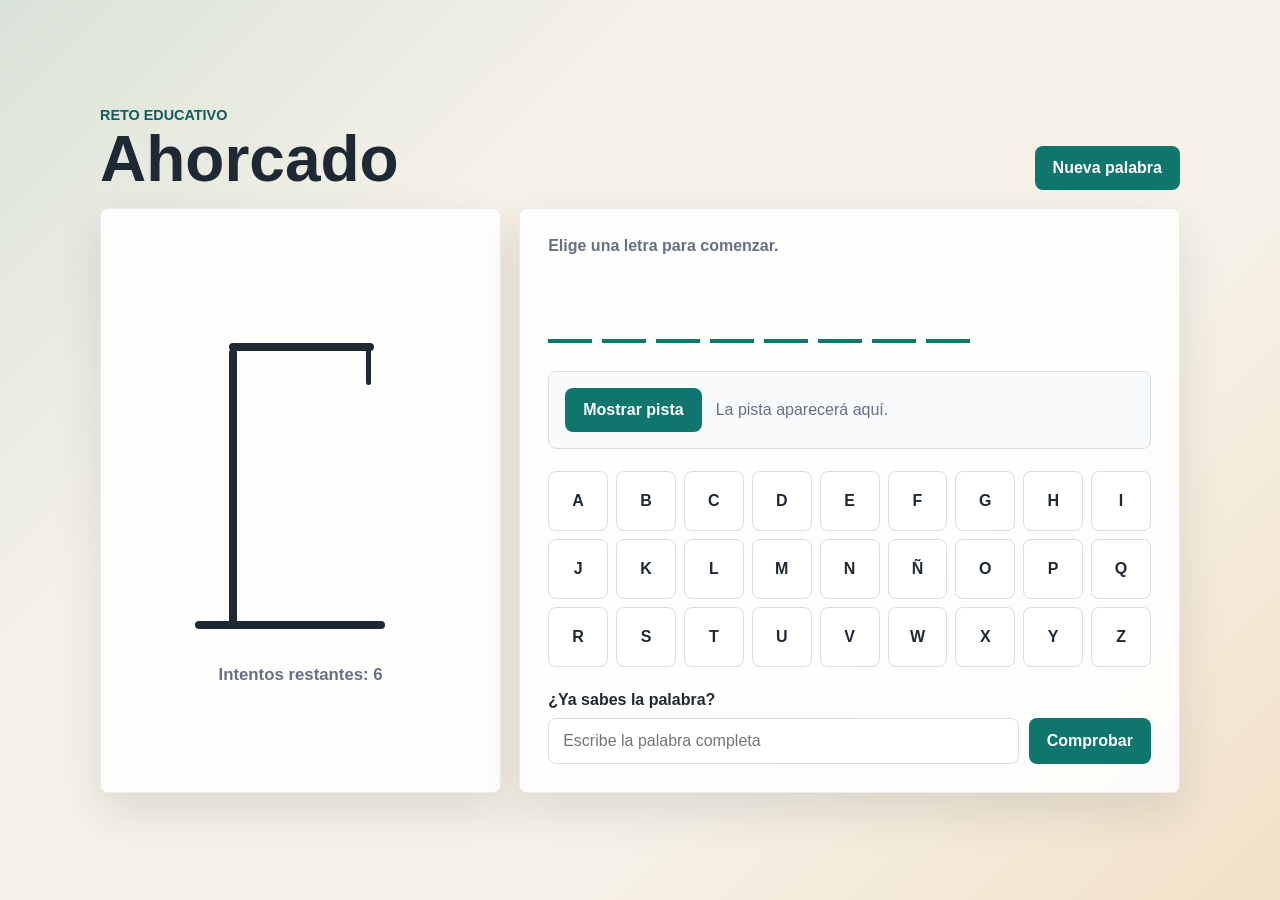
<file: index.html>
<!DOCTYPE html>
<html lang="es">
<head>
  <meta charset="UTF-8">
  <meta name="viewport" content="width=device-width, initial-scale=1.0">
  <title>Juego de Ahorcado</title>
  <link rel="stylesheet" href="styles.css">
</head>
<body>
  <main class="game-shell">
    <section class="hero">
      <div>
        <p class="eyebrow">Reto educativo</p>
        <h1>Ahorcado</h1>
      </div>
      <button class="secondary-button" id="new-game-button" type="button">Nueva palabra</button>
    </section>

    <section class="game-layout" aria-label="Juego de ahorcado">
      <article class="hangman-panel">
        <div class="hangman-drawing" aria-label="Dibujo del ahorcado">
          <div class="gallows base"></div>
          <div class="gallows pole"></div>
          <div class="gallows beam"></div>
          <div class="gallows rope"></div>
          <div class="body-part head"></div>
          <div class="body-part torso"></div>
          <div class="body-part left-arm"></div>
          <div class="body-part right-arm"></div>
          <div class="body-part left-leg"></div>
          <div class="body-part right-leg"></div>
        </div>
        <p class="attempts" id="attempts-text">Intentos restantes: 6</p>
      </article>

      <article class="play-panel">
        <p class="status" id="status-text">Elige una letra para comenzar.</p>
        <div class="word" id="word-display" aria-live="polite"></div>

        <div class="hint-box">
          <button class="hint-button" id="hint-button" type="button">Mostrar pista</button>
          <p id="hint-text">La pista aparecerá aquí.</p>
        </div>

        <div class="keyboard" id="keyboard" aria-label="Teclado de letras"></div>

        <form class="guess-form" id="guess-form">
          <label for="full-word-input">¿Ya sabes la palabra?</label>
          <div class="guess-row">
            <input id="full-word-input" type="text" autocomplete="off" placeholder="Escribe la palabra completa">
            <button type="submit">Comprobar</button>
          </div>
        </form>
      </article>
    </section>
  </main>

  <script src="script.js"></script>
</body>
</html>
</file>
<file: styles.css>
:root {
  --bg: #f6f2e8;
  --ink: #1f2933;
  --muted: #667085;
  --panel: #ffffff;
  --line: #d8dee6;
  --primary: #0f766e;
  --primary-dark: #115e59;
  --accent: #d97706;
  --danger: #be123c;
  --success: #15803d;
  --shadow: 0 18px 45px rgba(31, 41, 51, 0.12);
}

* {
  box-sizing: border-box;
}

body {
  min-height: 100vh;
  margin: 0;
  display: grid;
  place-items: center;
  background:
    linear-gradient(135deg, rgba(15, 118, 110, 0.12), transparent 32%),
    linear-gradient(315deg, rgba(217, 119, 6, 0.14), transparent 34%),
    var(--bg);
  color: var(--ink);
  font-family: Arial, Helvetica, sans-serif;
}

button,
input {
  font: inherit;
}

button {
  border: 0;
  cursor: pointer;
}

.game-shell {
  width: min(1080px, calc(100% - 32px));
  margin: 32px auto;
}

.hero {
  display: flex;
  align-items: end;
  justify-content: space-between;
  gap: 20px;
  margin-bottom: 18px;
}

.eyebrow {
  margin: 0 0 6px;
  color: var(--primary-dark);
  font-size: 0.9rem;
  font-weight: 700;
  text-transform: uppercase;
}

h1 {
  margin: 0;
  font-size: clamp(2.4rem, 5vw, 4.5rem);
  line-height: 0.95;
}

.secondary-button,
.hint-button,
.guess-row button {
  min-height: 44px;
  border-radius: 8px;
  padding: 0 18px;
  background: var(--primary);
  color: #fff;
  font-weight: 700;
  transition: transform 0.2s ease, background 0.2s ease;
}

.secondary-button:hover,
.hint-button:hover,
.guess-row button:hover {
  background: var(--primary-dark);
  transform: translateY(-1px);
}

.game-layout {
  display: grid;
  grid-template-columns: minmax(270px, 0.85fr) minmax(320px, 1.4fr);
  gap: 18px;
}

.hangman-panel,
.play-panel {
  min-height: 520px;
  border: 1px solid rgba(31, 41, 51, 0.08);
  border-radius: 8px;
  background: rgba(255, 255, 255, 0.88);
  box-shadow: var(--shadow);
}

.hangman-panel {
  display: grid;
  align-content: center;
  justify-items: center;
  padding: 28px;
}

.hangman-drawing {
  position: relative;
  width: 260px;
  height: 330px;
}

.gallows,
.body-part {
  position: absolute;
  background: var(--ink);
}

.base {
  left: 24px;
  bottom: 16px;
  width: 190px;
  height: 8px;
  border-radius: 999px;
}

.pole {
  left: 58px;
  bottom: 16px;
  width: 8px;
  height: 280px;
  border-radius: 999px;
}

.beam {
  left: 58px;
  top: 28px;
  width: 145px;
  height: 8px;
  border-radius: 999px;
}

.rope {
  left: 195px;
  top: 28px;
  width: 5px;
  height: 42px;
  border-radius: 999px;
}

.body-part {
  display: none;
  background: var(--danger);
}

.head {
  left: 173px;
  top: 70px;
  width: 50px;
  height: 50px;
  border: 6px solid var(--danger);
  border-radius: 50%;
  background: transparent;
}

.torso {
  left: 195px;
  top: 120px;
  width: 6px;
  height: 86px;
  border-radius: 999px;
}

.left-arm,
.right-arm,
.left-leg,
.right-leg {
  width: 6px;
  height: 66px;
  border-radius: 999px;
  transform-origin: top center;
}

.left-arm {
  left: 195px;
  top: 135px;
  transform: rotate(42deg);
}

.right-arm {
  left: 195px;
  top: 135px;
  transform: rotate(-42deg);
}

.left-leg {
  left: 195px;
  top: 202px;
  transform: rotate(36deg);
}

.right-leg {
  left: 195px;
  top: 202px;
  transform: rotate(-36deg);
}

.body-part.visible {
  display: block;
}

.attempts {
  margin: 20px 0 0;
  color: var(--muted);
  font-size: 1.05rem;
  font-weight: 700;
}

.play-panel {
  padding: 28px;
}

.status {
  min-height: 28px;
  margin: 0 0 22px;
  color: var(--muted);
  font-weight: 700;
}

.status.win {
  color: var(--success);
}

.status.lose {
  color: var(--danger);
}

.word {
  display: flex;
  flex-wrap: wrap;
  gap: 10px;
  min-height: 62px;
  margin-bottom: 22px;
}

.letter-slot {
  display: grid;
  place-items: center;
  width: 44px;
  height: 56px;
  border-bottom: 4px solid var(--primary);
  color: var(--ink);
  font-size: 2rem;
  font-weight: 800;
  text-transform: uppercase;
}

.hint-box {
  display: grid;
  grid-template-columns: auto 1fr;
  align-items: center;
  gap: 14px;
  margin-bottom: 22px;
  padding: 16px;
  border: 1px solid var(--line);
  border-radius: 8px;
  background: #f8fafc;
}

.hint-box p {
  margin: 0;
  color: var(--muted);
}

.keyboard {
  display: grid;
  grid-template-columns: repeat(9, minmax(34px, 1fr));
  gap: 8px;
  margin-bottom: 24px;
}

.key {
  aspect-ratio: 1;
  border: 1px solid var(--line);
  border-radius: 8px;
  background: #fff;
  color: var(--ink);
  font-weight: 800;
  text-transform: uppercase;
  transition: transform 0.15s ease, border 0.15s ease, background 0.15s ease;
}

.key:hover:not(:disabled) {
  border-color: var(--primary);
  transform: translateY(-1px);
}

.key:disabled {
  cursor: not-allowed;
  opacity: 0.5;
}

.key.correct {
  background: rgba(21, 128, 61, 0.12);
  border-color: var(--success);
  color: var(--success);
}

.key.incorrect {
  background: rgba(190, 18, 60, 0.1);
  border-color: var(--danger);
  color: var(--danger);
}

.guess-form {
  display: grid;
  gap: 9px;
}

.guess-form label {
  color: var(--ink);
  font-weight: 800;
}

.guess-row {
  display: grid;
  grid-template-columns: 1fr auto;
  gap: 10px;
}

.guess-row input {
  min-width: 0;
  min-height: 46px;
  border: 1px solid var(--line);
  border-radius: 8px;
  padding: 0 14px;
  color: var(--ink);
  background: #fff;
}

.guess-row input:focus {
  outline: 3px solid rgba(15, 118, 110, 0.2);
  border-color: var(--primary);
}

@media (max-width: 760px) {
  body {
    place-items: start center;
  }

  .hero,
  .guess-row,
  .hint-box {
    grid-template-columns: 1fr;
  }

  .hero {
    display: grid;
    align-items: start;
  }

  .game-layout {
    grid-template-columns: 1fr;
  }

  .hangman-panel,
  .play-panel {
    min-height: auto;
  }

  .hangman-drawing {
    transform: scale(0.86);
    transform-origin: center;
    margin: -22px 0;
  }

  .keyboard {
    grid-template-columns: repeat(7, minmax(34px, 1fr));
  }
}

@media (max-width: 430px) {
  .game-shell {
    width: min(100% - 20px, 1080px);
    margin: 18px auto;
  }

  .play-panel,
  .hangman-panel {
    padding: 18px;
  }

  .keyboard {
    grid-template-columns: repeat(6, minmax(32px, 1fr));
  }

  .letter-slot {
    width: 36px;
    height: 50px;
    font-size: 1.6rem;
  }
}
</file>
